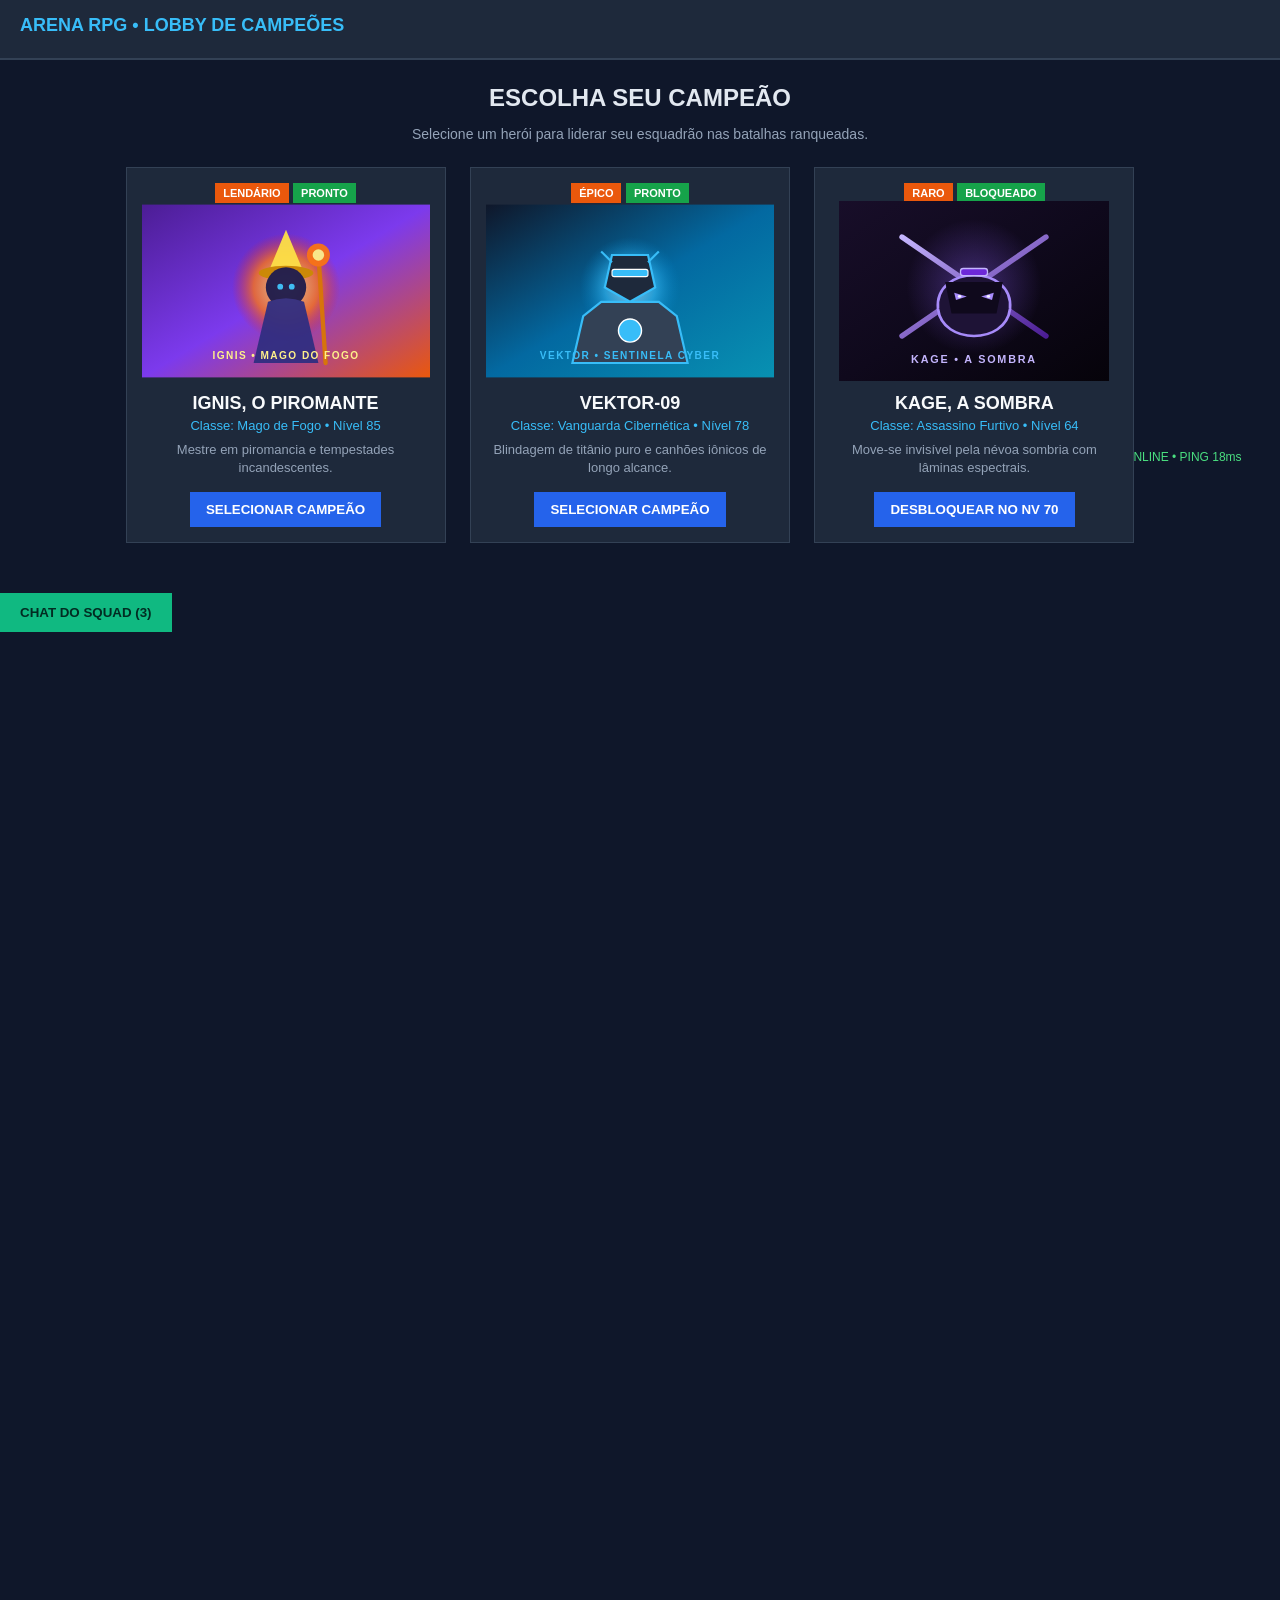
<file: Documents/atividade-posicionamento-gamer/index.html>
<!DOCTYPE html>
<html lang="pt-BR">
<head>
  <meta charset="UTF-8">
  <meta name="viewport" content="width=device-width, initial-scale=1.0">
  <title>Lobby de Campeões - Arena RPG</title>
  <link rel="stylesheet" href="css/styles.css">
</head>
<body>

  <!-- ===================================================================
       1. CABEÇALHO / HUD (Desafio: position: sticky no topo)
       =================================================================== -->
  <header class="hud-superior">
    <h1 class="hud-titulo">ARENA RPG • LOBBY DE CAMPEÕES</h1>
    <span class="hud-status-servidor">ONLINE • PING 18ms</span>
  </header>

  <!-- ===================================================================
       2. CONTEÚDO PRINCIPAL
       =================================================================== -->
  <main class="container-arena">

    <section>
      <h2 class="titulo-secao">ESCOLHA SEU CAMPEÃO</h2>
      <p class="descricao-secao">
        Selecione um herói para liderar seu esquadrão nas batalhas ranqueadas.
      </p>
    </section>

    <!-- CARDS DE CAMPEÕES -->
    <section>

      <!-- CARD 1: MAGO IGNIS -->
      <article class="card-campeao">
        <span class="badge-raridade">LENDÁRIO</span>
        <span class="tag-status">PRONTO</span>
        <img class="img-personagem" src="img/mago.svg" alt="Mago Ignis">
        <h3 class="nome-personagem">IGNIS, O PIROMANTE</h3>
        <p class="classe-personagem">Classe: Mago de Fogo • Nível 85</p>
        <p class="detalhes-personagem">Mestre em piromancia e tempestades incandescentes.</p>
        <button type="button" class="btn-acao">SELECIONAR CAMPEÃO</button>
      </article>

      <!-- CARD 2: CIBORGUE VEKTOR -->
      <article class="card-campeao">
        <span class="badge-raridade">ÉPICO</span>
        <span class="tag-status">PRONTO</span>
        <img class="img-personagem" src="img/robo.svg" alt="Ciborgue Vektor">
        <h3 class="nome-personagem">VEKTOR-09</h3>
        <p class="classe-personagem">Classe: Vanguarda Cibernética • Nível 78</p>
        <p class="detalhes-personagem">Blindagem de titânio puro e canhões iônicos de longo alcance.</p>
        <button type="button" class="btn-acao">SELECIONAR CAMPEÃO</button>
      </article>

      <!-- CARD 3: NINJA KAGE -->
      <article class="card-campeao">
        <span class="badge-raridade">RARO</span>
        <span class="tag-status">BLOQUEADO</span>
        <img class="img-personagem" src="img/ninja.svg" alt="Ninja Kage">
        <h3 class="nome-personagem">KAGE, A SOMBRA</h3>
        <p class="classe-personagem">Classe: Assassino Furtivo • Nível 64</p>
        <p class="detalhes-personagem">Move-se invisível pela névoa sombria com lâminas espectrais.</p>
        <button type="button" class="btn-acao">DESBLOQUEAR NO NV 70</button>
      </article>

    </section>

  </main>

  <!-- ===================================================================
       3. BOTÃO DE CHAT (Desafio: position: fixed na tela)
       =================================================================== -->
  <button type="button" class="btn-chat-squad">CHAT DO SQUAD (3)</button>

</body>
</html>
</file>
<file: Documents/atividade-posicionamento-gamer/css/styles.css>
/* ==========================================================================
   CSS BÁSICO INICIAL - LABORATÓRIO DE POSICIONAMENTO E Z-INDEX
   Apenas cores, fontes e tamanhos básicos de texto.
   TODO O POSICIONAMENTO (relative, absolute, fixed, sticky) É COM VOCÊ!
   ========================================================================== */

* {
  box-sizing: border-box;
}

body {
  font-family: Arial, sans-serif;
  background-color: #0f172a;
  color: #e2e8f0;
  margin: 0;
  padding: 0;
  min-height: 2200px; /* Altura para testar a rolagem da página */
}

/* --------------------------------------------------------------------------
   1. CABEÇALHO / HUD
   (Desafio: Deixar preso no topo ao rolar a página com position: sticky)
   -------------------------------------------------------------------------- */
.hud-superior {
  position: static;
  top: 0;
  display:inline-block;
  width: 100%;
  height: 60px;
  z-index: 100;
  background-color: #1e293b;
  border-bottom: 2px solid #334155;
  padding: 15px 20px;
  color:#38bdf8;
  /* TODO: Aplique position: sticky, top e z-index aqui */
}

.hud-titulo {
 position: absolute;
 font-size: 18px;
  margin: 0 0 5px 0;
}

.hud-status-servidor {
  font-size: 12px;
  color: #4ade80;
  position: absolute;
  right: 3%;
  top: 50%;
  transform: translate(-3, -50%); ;
}

/* --------------------------------------------------------------------------
   2. CONTEÚDO PRINCIPAL
   -------------------------------------------------------------------------- */
.container-arena {
  width: 90%;
  margin: 20px auto;
  text-align: center;
}

.titulo-secao {
  font-size: 24px;
  margin: 0 0 8px 0;
  text-align: center;
}

.descricao-secao {
  font-size: 14px;
  color: #94a3b8;
  margin-bottom: 25px;
}

/* --------------------------------------------------------------------------
   3. CARDS DE CAMPEÕES
   (Desafio: Tornar cada card a referência de posicionamento para seus filhos)
   -------------------------------------------------------------------------- */
.card-campeao {
  background-color: #1e293b;
  border: 1px solid #334155;
  margin-bottom: 30px;
  padding: 15px;
  width: 320px;
  position: relative;
  display:inline-block;
  margin-right: 20px;
  /* TODO: Adicione position: relative aqui */
}

.img-personagem {
  width: 100%;
  height: 180px;
  display: block;
}

.nome-personagem {
  font-size: 18px;
  color: #f8fafc;
  margin: 12px 0 4px 0;
}

.classe-personagem {
  font-size: 13px;
  color: #38bdf8;
  margin: 0 0 8px 0;
}

.detalhes-personagem {
  font-size: 13px;
  color: #94a3b8;
  line-height: 1.4;
  margin: 0 0 15px 0;
}

.btn-acao {
  padding: 10px 16px;
  background-color: #2563eb;
  color: #ffffff;
  border: none;
  font-weight: bold;
  cursor: pointer;
}

/* --------------------------------------------------------------------------
   4. BADGES E TAGS
   (Desafio: Desacoplar do fluxo com position: absolute sobre a imagem)
   -------------------------------------------------------------------------- */
.badge-raridade {
  background-color: #ea580c;
  color: #ffffff;
  font-size: 11px;
  font-weight: bold;
  padding: 4px 8px;
  /* TODO: Aplique position: absolute, top (ex: 26px), right (ex: 26px) e z-index aqui */
}

.tag-status {
  background-color: #16a34a;
  color: #ffffff;
  font-size: 11px;
  font-weight: bold;
  padding: 4px 8px;
  /* TODO: Aplique position: absolute, top (ex: 122px), left (ex: 26px) e z-index aqui */
}

/* --------------------------------------------------------------------------
   5. BOTÃO DE CHAT
   (Desafio: Fixar no canto inferior direito da tela com position: fixed)
   -------------------------------------------------------------------------- */
.btn-chat-squad {
  background-color: #10b981;
  color: #022c22;
  border: none;
  padding: 12px 20px;
  font-weight: bold;
  cursor: pointer;
  /* TODO: Aplique position: fixed, bottom, right e z-index aqui */
}
</file>
